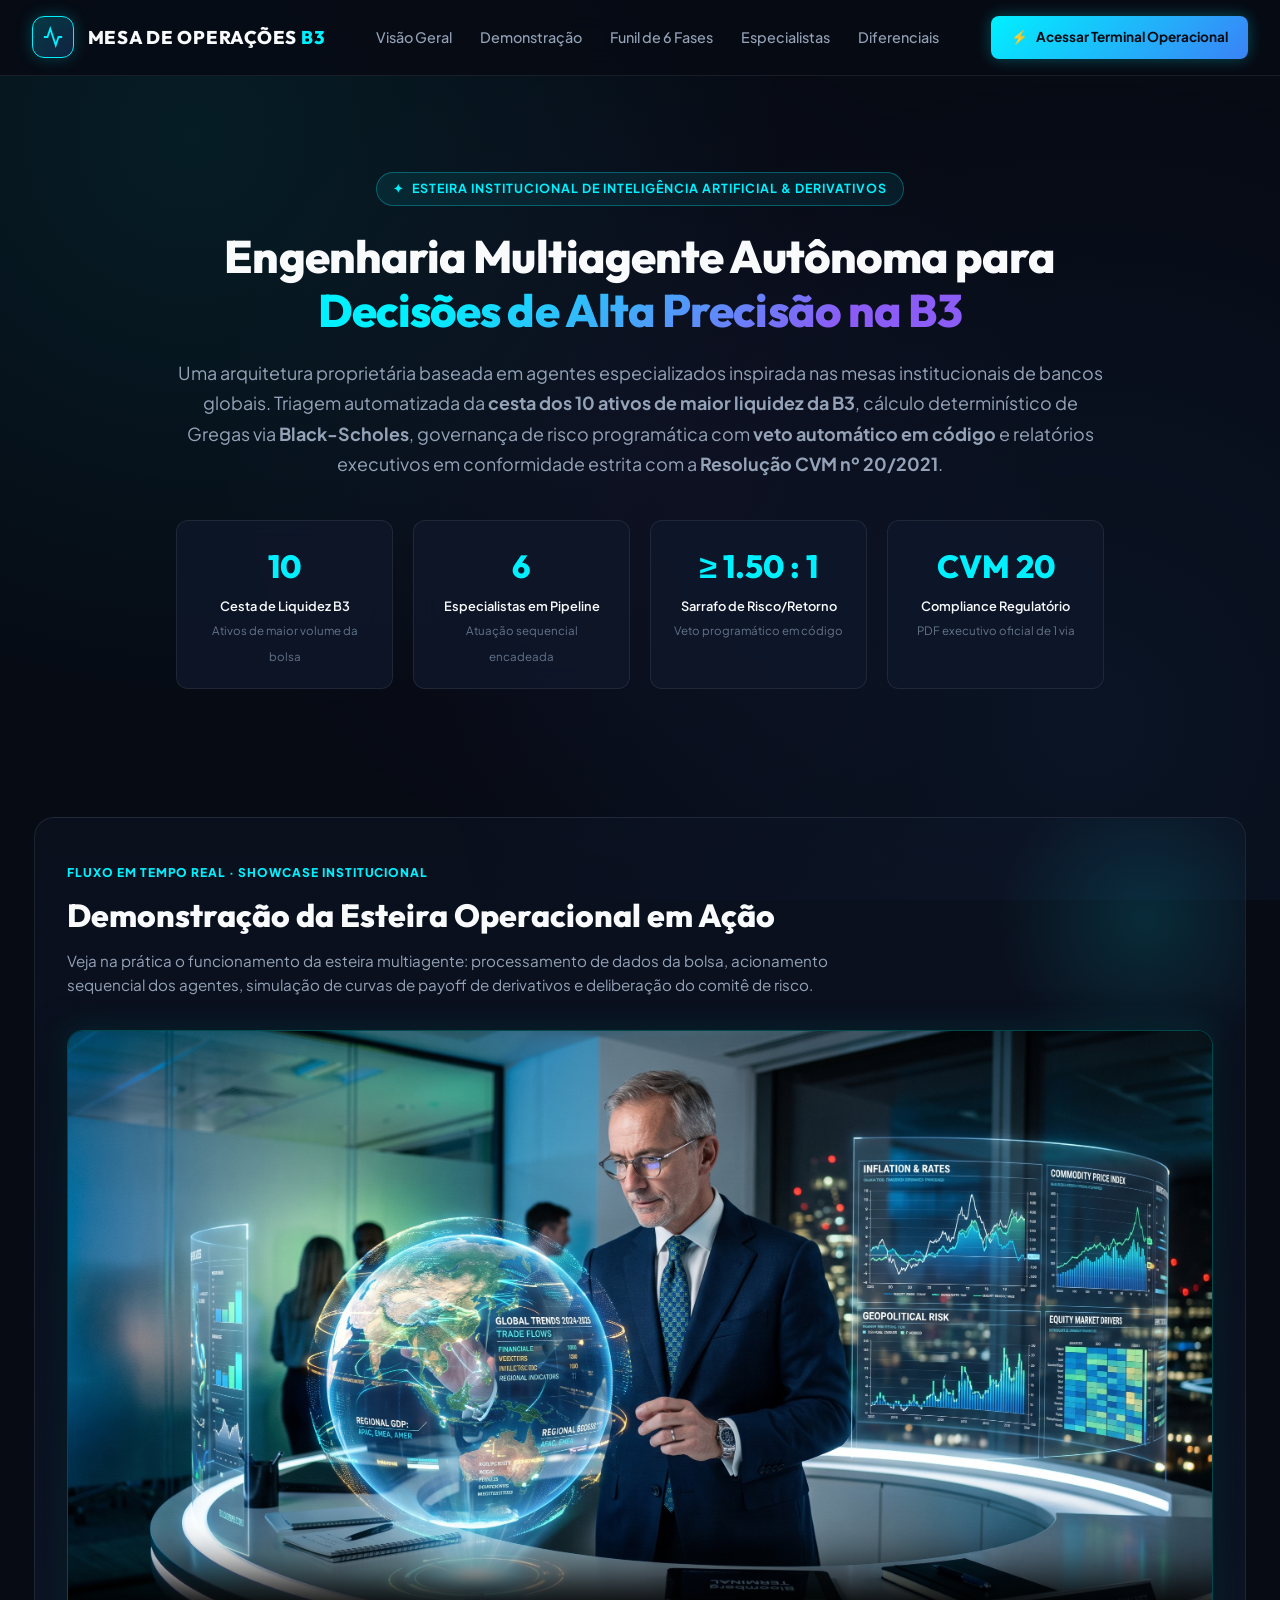
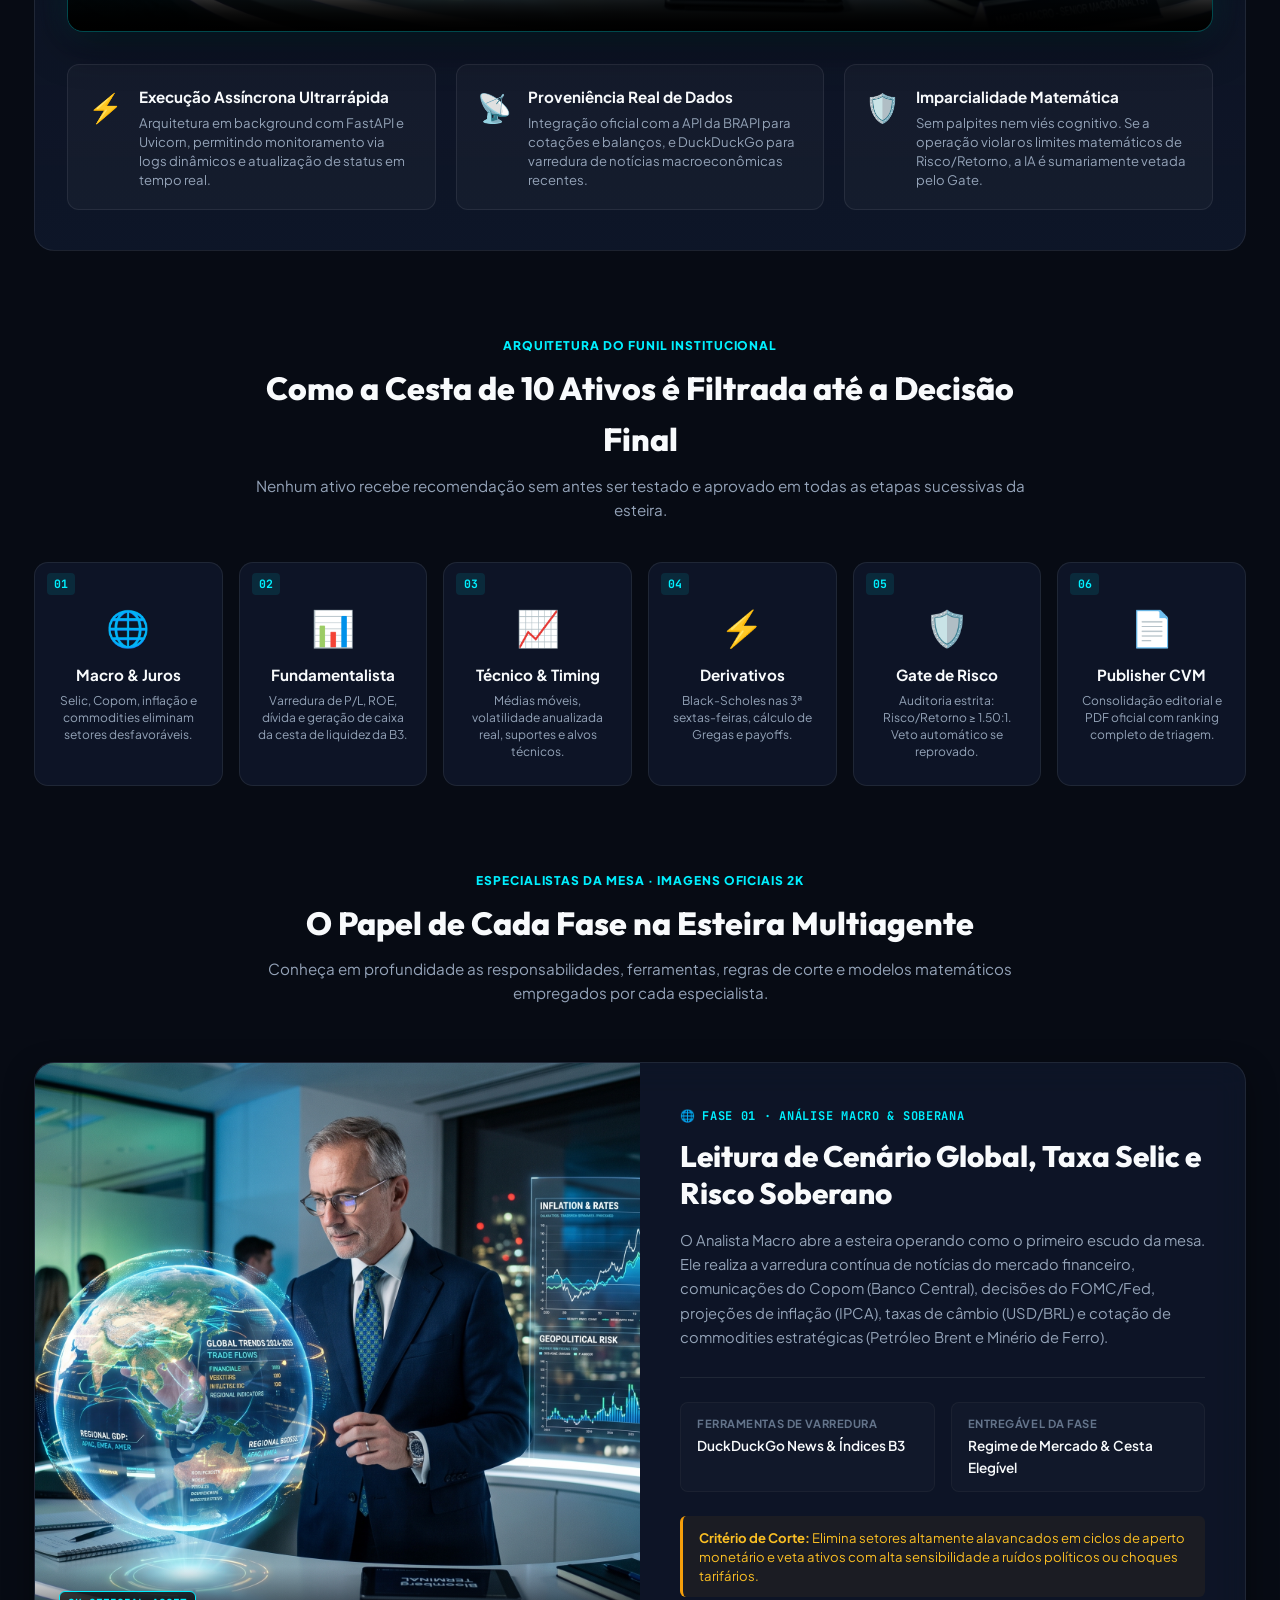
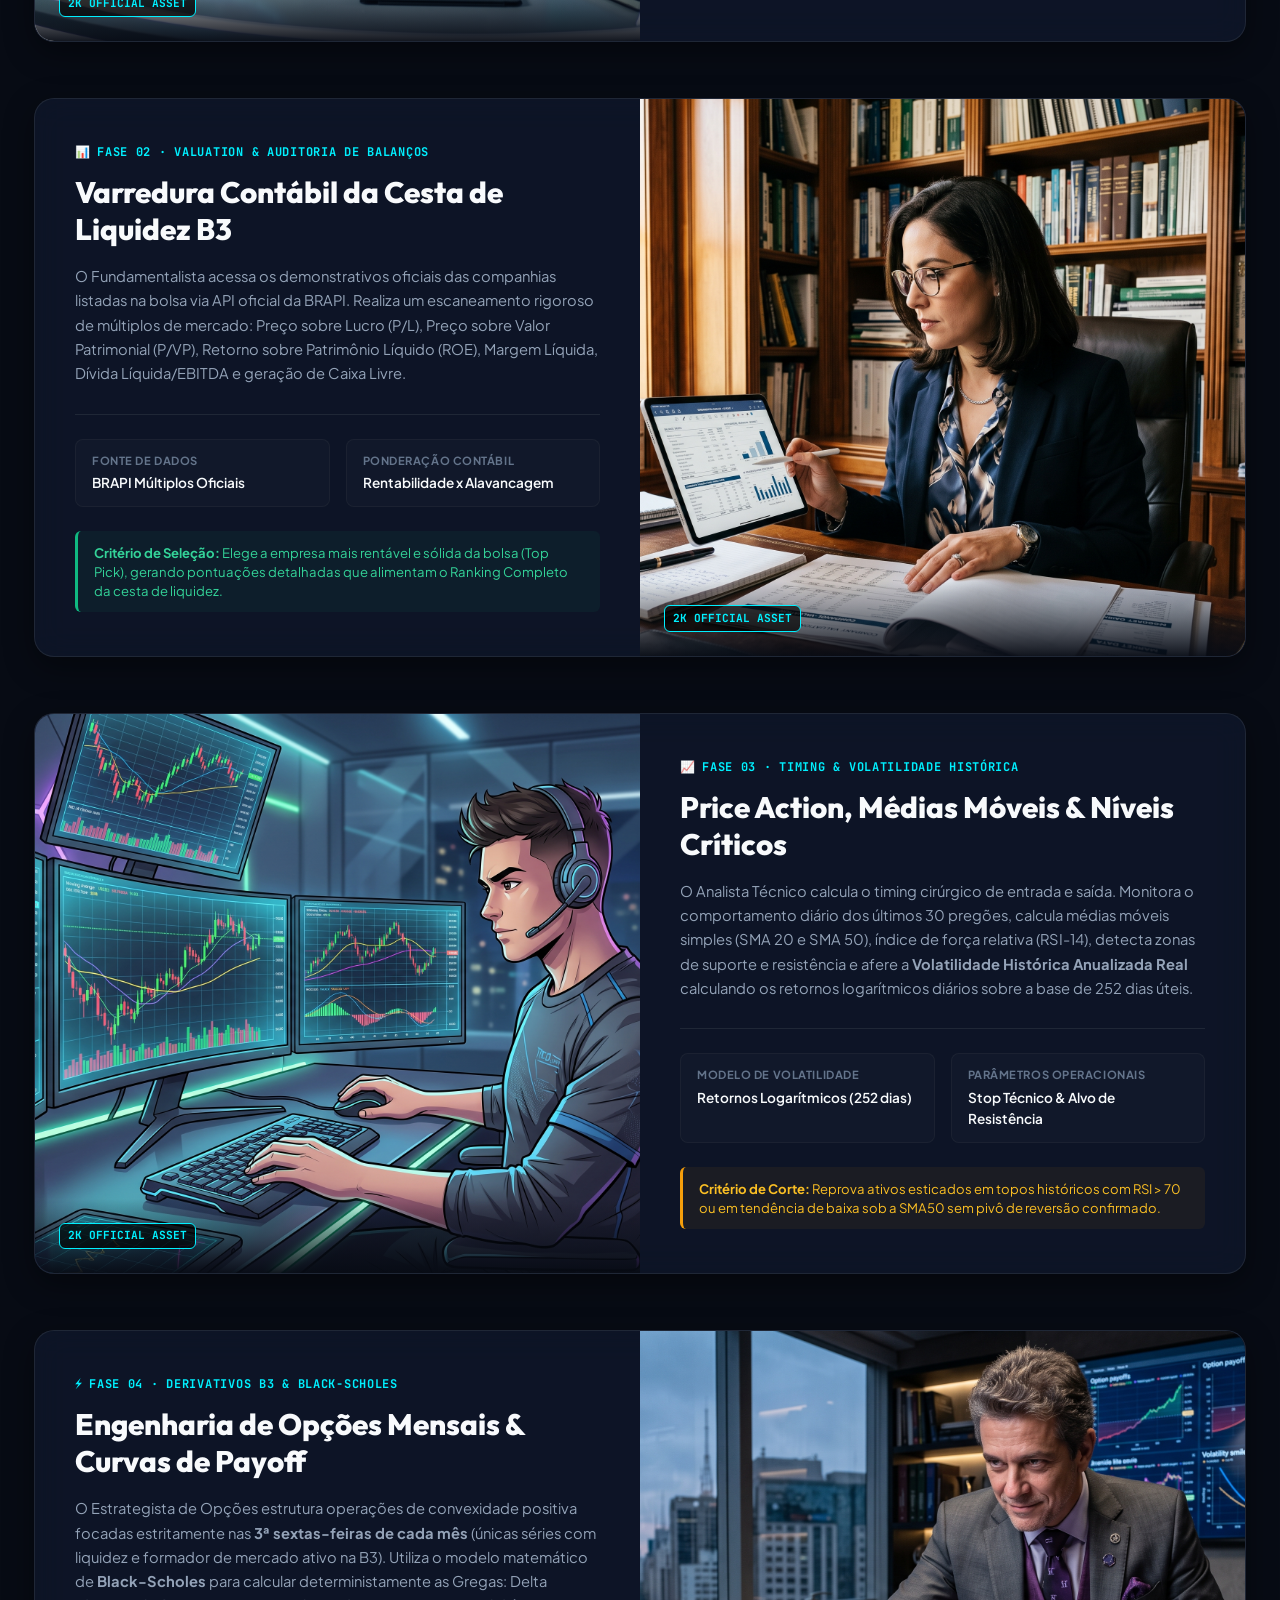
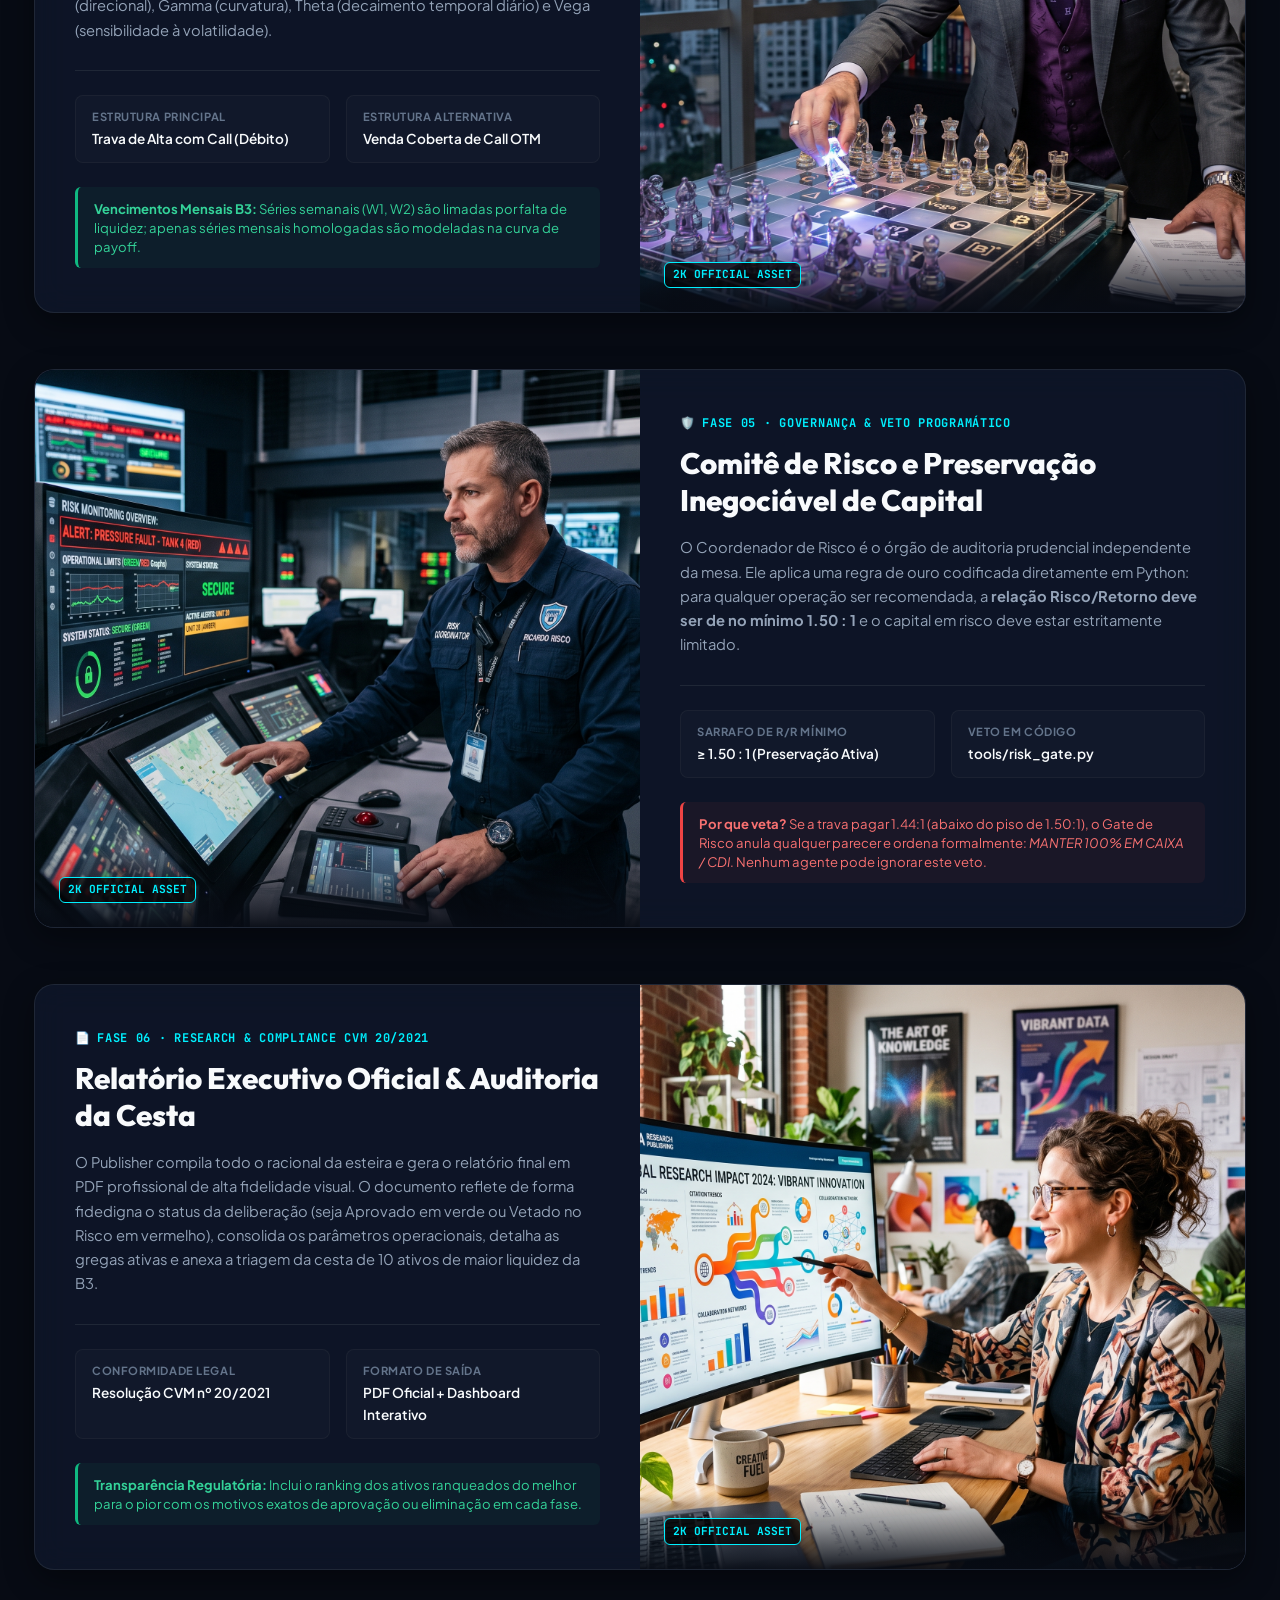
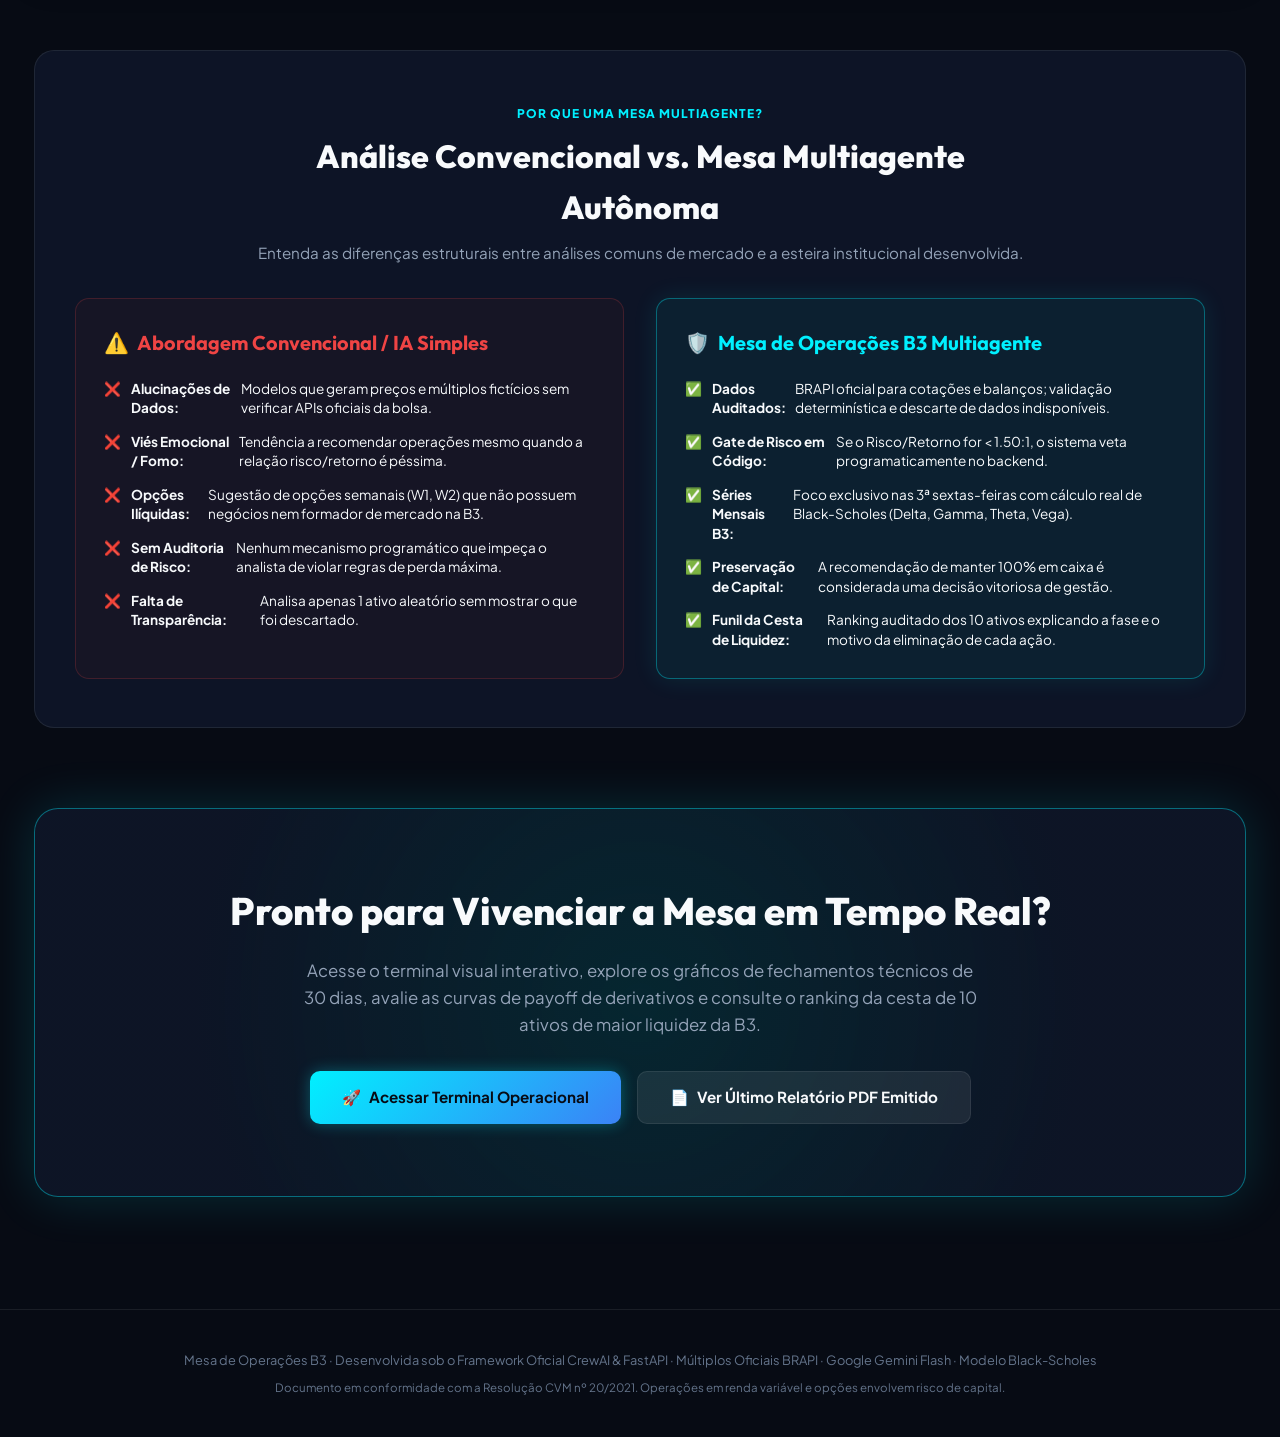
<file: static/apresentacao.html>
<!DOCTYPE html>
<html lang="pt-BR">
<head>
  <meta charset="UTF-8">
  <meta name="viewport" content="width=device-width, initial-scale=1.0">
  <title>Apresentação do Processo & Arquitetura Multiagente | Mesa de Operações B3</title>
  <meta name="description" content="Apresentação institucional completa da Mesa de Operações B3: pipeline autônomo multiagente, precificação Black-Scholes, auditoria da cesta dos 10 ativos de maior liquidez da B3 e governança de risco com veto programático.">
  <link rel="preconnect" href="https://fonts.googleapis.com">
  <link rel="preconnect" href="https://fonts.gstatic.com" crossorigin>
  <link href="https://fonts.googleapis.com/css2?family=Outfit:wght@400;500;600;700;800&family=Plus+Jakarta+Sans:wght@400;500;600;700&family=JetBrains+Mono:wght@400;500;700&display=swap" rel="stylesheet">
  <link rel="stylesheet" href="apresentacao.css">
</head>
<body>
  <div class="app-background"></div>

  <!-- Barra de Navegação -->
  <header class="nav-header">
    <div class="nav-container">
      <a href="/" class="nav-brand">
        <div class="brand-icon">
          <svg viewBox="0 0 24 24" fill="none" stroke="currentColor" stroke-width="2">
            <polyline points="22 12 18 12 15 21 9 3 6 12 2 12"></polyline>
          </svg>
        </div>
        <div class="brand-title">MESA DE OPERAÇÕES <span>B3</span></div>
      </a>

      <nav>
        <ul class="nav-links">
          <li><a href="#visao-geral">Visão Geral</a></li>
          <li><a href="#workflow-video">Demonstração</a></li>
          <li><a href="#fluxo-processo">Funil de 6 Fases</a></li>
          <li><a href="#fases-detalhadas">Especialistas</a></li>
          <li><a href="#comparativo">Diferenciais</a></li>
        </ul>
      </nav>

      <a href="/" class="btn-terminal" id="btnIrTerminal">
        <span>⚡</span> Acessar Terminal Operacional
      </a>
    </div>
  </header>

  <main class="content-wrapper">
    <!-- Hero Section -->
    <section class="hero-section" id="visao-geral">
      <div class="hero-pill">
        <span>✦</span> Esteira Institucional de Inteligência Artificial & Derivativos
      </div>
      <h1 class="hero-title">
        Engenharia Multiagente Autônoma para <br>
        <span class="gradient-text">Decisões de Alta Precisão na B3</span>
      </h1>
      <p class="hero-desc">
        Uma arquitetura proprietária baseada em agentes especializados inspirada nas mesas institucionais de bancos globais. 
        Triagem automatizada da <strong>cesta dos 10 ativos de maior liquidez da B3</strong>, cálculo determinístico de Gregas via <strong>Black-Scholes</strong>, 
        governança de risco programática com <strong>veto automático em código</strong> e relatórios executivos em conformidade estrita com a <strong>Resolução CVM nº 20/2021</strong>.
      </p>

      <!-- Grid de Métricas Principais -->
      <div class="hero-stats-row">
        <div class="hero-stat-card">
          <span class="hero-stat-number">10</span>
          <span class="hero-stat-label">Cesta de Liquidez B3</span>
          <span class="hero-stat-sub">Ativos de maior volume da bolsa</span>
        </div>
        <div class="hero-stat-card">
          <span class="hero-stat-number">6</span>
          <span class="hero-stat-label">Especialistas em Pipeline</span>
          <span class="hero-stat-sub">Atuação sequencial encadeada</span>
        </div>
        <div class="hero-stat-card">
          <span class="hero-stat-number">&ge; 1.50 : 1</span>
          <span class="hero-stat-label">Sarrafo de Risco/Retorno</span>
          <span class="hero-stat-sub">Veto programático em código</span>
        </div>
        <div class="hero-stat-card">
          <span class="hero-stat-number">CVM 20</span>
          <span class="hero-stat-label">Compliance Regulatório</span>
          <span class="hero-stat-sub">PDF executivo oficial de 1 via</span>
        </div>
      </div>
    </section>

    <!-- Seção de Demonstração em Vídeo -->
    <section class="video-section" id="workflow-video">
      <span class="section-tag">FLUXO EM TEMPO REAL &middot; SHOWCASE INSTITUCIONAL</span>
      <h2 class="section-title">Demonstração da Esteira Operacional em Ação</h2>
      <p class="section-desc">
        Veja na prática o funcionamento da esteira multiagente: processamento de dados da bolsa, acionamento sequencial dos agentes, simulação de curvas de payoff de derivativos e deliberação do comitê de risco.
      </p>

      <div class="video-player-container">
        <video controls poster="midia/analista_macro.jpg" playsinline preload="metadata">
          <source src="midia/workflow_demo.mp4" type="video/mp4">
          Seu navegador não suporta reprodução de vídeos HTML5.
        </video>
      </div>

      <div class="video-highlights">
        <div class="highlight-box">
          <span class="highlight-icon">⚡</span>
          <div class="highlight-content">
            <h4>Execução Assíncrona Ultrarrápida</h4>
            <p>Arquitetura em background com FastAPI e Uvicorn, permitindo monitoramento via logs dinâmicos e atualização de status em tempo real.</p>
          </div>
        </div>
        <div class="highlight-box">
          <span class="highlight-icon">📡</span>
          <div class="highlight-content">
            <h4>Proveniência Real de Dados</h4>
            <p>Integração oficial com a API da BRAPI para cotações e balanços, e DuckDuckGo para varredura de notícias macroeconômicas recentes.</p>
          </div>
        </div>
        <div class="highlight-box">
          <span class="highlight-icon">🛡️</span>
          <div class="highlight-content">
            <h4>Imparcialidade Matemática</h4>
            <p>Sem palpites nem viés cognitivo. Se a operação violar os limites matemáticos de Risco/Retorno, a IA é sumariamente vetada pelo Gate.</p>
          </div>
        </div>
      </div>
    </section>

    <!-- Visão Geral do Funil de Decisão -->
    <section class="pipeline-roadmap-section" id="fluxo-processo">
      <div style="text-align: center; max-width: 800px; margin: 0 auto;">
        <span class="section-tag">ARQUITETURA DO FUNIL INSTITUCIONAL</span>
        <h2 class="section-title">Como a Cesta de 10 Ativos é Filtrada até a Decisão Final</h2>
        <p class="section-desc" style="margin: 0 auto;">
          Nenhum ativo recebe recomendação sem antes ser testado e aprovado em todas as etapas sucessivas da esteira.
        </p>
      </div>

      <div class="flow-steps-grid">
        <div class="flow-step-card">
          <span class="step-number">01</span>
          <span class="step-icon">🌐</span>
          <h3 class="step-title">Macro & Juros</h3>
          <p class="step-desc">Selic, Copom, inflação e commodities eliminam setores desfavoráveis.</p>
        </div>
        <div class="flow-step-card">
          <span class="step-number">02</span>
          <span class="step-icon">📊</span>
          <h3 class="step-title">Fundamentalista</h3>
          <p class="step-desc">Varredura de P/L, ROE, dívida e geração de caixa da cesta de liquidez da B3.</p>
        </div>
        <div class="flow-step-card">
          <span class="step-number">03</span>
          <span class="step-icon">📈</span>
          <h3 class="step-title">Técnico & Timing</h3>
          <p class="step-desc">Médias móveis, volatilidade anualizada real, suportes e alvos técnicos.</p>
        </div>
        <div class="flow-step-card">
          <span class="step-number">04</span>
          <span class="step-icon">⚡</span>
          <h3 class="step-title">Derivativos</h3>
          <p class="step-desc">Black-Scholes nas 3ª sextas-feiras, cálculo de Gregas e payoffs.</p>
        </div>
        <div class="flow-step-card">
          <span class="step-number">05</span>
          <span class="step-icon">🛡️</span>
          <h3 class="step-title">Gate de Risco</h3>
          <p class="step-desc">Auditoria estrita: Risco/Retorno &ge; 1.50:1. Veto automático se reprovado.</p>
        </div>
        <div class="flow-step-card">
          <span class="step-number">06</span>
          <span class="step-icon">📄</span>
          <h3 class="step-title">Publisher CVM</h3>
          <p class="step-desc">Consolidação editorial e PDF oficial com ranking completo de triagem.</p>
        </div>
      </div>
    </section>

    <!-- Apresentação Detalhada das 6 Fases com Mídias 2K -->
    <section class="phases-detail-section" id="fases-detalhadas">
      <div style="text-align: center; max-width: 800px; margin: 0 auto 3.5rem;">
        <span class="section-tag">ESPECIALISTAS DA MESA &middot; IMAGENS OFICIAIS 2K</span>
        <h2 class="section-title">O Papel de Cada Fase na Esteira Multiagente</h2>
        <p class="section-desc" style="margin: 0 auto;">
          Conheça em profundidade as responsabilidades, ferramentas, regras de corte e modelos matemáticos empregados por cada especialista.
        </p>
      </div>

      <!-- FASE 1: ANALISTA MACRO -->
      <div class="phase-card">
        <div class="phase-image-container">
          <img src="midia/analista_macro.jpg" alt="Analista Macro da Mesa de Operações B3" loading="lazy">
          <div class="phase-image-overlay">
            <span class="badge-2k">2K OFFICIAL ASSET</span>
          </div>
        </div>
        <div class="phase-info-container">
          <div class="phase-badge"><span>🌐</span> FASE 01 &middot; ANÁLISE MACRO & SOBERANA</div>
          <h3 class="phase-heading">Leitura de Cenário Global, Taxa Selic e Risco Soberano</h3>
          <p class="phase-text">
            O Analista Macro abre a esteira operando como o primeiro escudo da mesa. Ele realiza a varredura contínua de notícias do mercado financeiro, comunicações do Copom (Banco Central), decisões do FOMC/Fed, projeções de inflação (IPCA), taxas de câmbio (USD/BRL) e cotação de commodities estratégicas (Petróleo Brent e Minério de Ferro).
          </p>

          <div class="specs-grid">
            <div class="spec-item">
              <span class="spec-title">Ferramentas de Varredura</span>
              <span class="spec-val">DuckDuckGo News & Índices B3</span>
            </div>
            <div class="spec-item">
              <span class="spec-title">Entregável da Fase</span>
              <span class="spec-val">Regime de Mercado & Cesta Elegível</span>
            </div>
          </div>

          <div class="rule-box">
            <strong>Critério de Corte:</strong> Elimina setores altamente alavancados em ciclos de aperto monetário e veta ativos com alta sensibilidade a ruídos políticos ou choques tarifários.
          </div>
        </div>
      </div>

      <!-- FASE 2: FUNDAMENTALISTA -->
      <div class="phase-card reverse">
        <div class="phase-image-container">
          <img src="midia/fundamentalista.jpg" alt="Analista Fundamentalista e Valuation" loading="lazy">
          <div class="phase-image-overlay">
            <span class="badge-2k">2K OFFICIAL ASSET</span>
          </div>
        </div>
        <div class="phase-info-container">
          <div class="phase-badge"><span>📊</span> FASE 02 &middot; VALUATION & AUDITORIA DE BALANÇOS</div>
          <h3 class="phase-heading">Varredura Contábil da Cesta de Liquidez B3</h3>
          <p class="phase-text">
            O Fundamentalista acessa os demonstrativos oficiais das companhias listadas na bolsa via API oficial da BRAPI. Realiza um escaneamento rigoroso de múltiplos de mercado: Preço sobre Lucro (P/L), Preço sobre Valor Patrimonial (P/VP), Retorno sobre Patrimônio Líquido (ROE), Margem Líquida, Dívida Líquida/EBITDA e geração de Caixa Livre.
          </p>

          <div class="specs-grid">
            <div class="spec-item">
              <span class="spec-title">Fonte de Dados</span>
              <span class="spec-val">BRAPI Múltiplos Oficiais</span>
            </div>
            <div class="spec-item">
              <span class="spec-title">Ponderação Contábil</span>
              <span class="spec-val">Rentabilidade x Alavancagem</span>
            </div>
          </div>

          <div class="rule-box success-rule">
            <strong>Critério de Seleção:</strong> Elege a empresa mais rentável e sólida da bolsa (Top Pick), gerando pontuações detalhadas que alimentam o Ranking Completo da cesta de liquidez.
          </div>
        </div>
      </div>

      <!-- FASE 3: ANALISTA TÉCNICO -->
      <div class="phase-card">
        <div class="phase-image-container">
          <img src="midia/analista_tecnico.jpg" alt="Analista Técnico e Price Action" loading="lazy">
          <div class="phase-image-overlay">
            <span class="badge-2k">2K OFFICIAL ASSET</span>
          </div>
        </div>
        <div class="phase-info-container">
          <div class="phase-badge"><span>📈</span> FASE 03 &middot; TIMING & VOLATILIDADE HISTÓRICA</div>
          <h3 class="phase-heading">Price Action, Médias Móveis & Níveis Críticos</h3>
          <p class="phase-text">
            O Analista Técnico calcula o timing cirúrgico de entrada e saída. Monitora o comportamento diário dos últimos 30 pregões, calcula médias móveis simples (SMA 20 e SMA 50), índice de força relativa (RSI-14), detecta zonas de suporte e resistência e afere a <strong>Volatilidade Histórica Anualizada Real</strong> calculando os retornos logarítmicos diários sobre a base de 252 dias úteis.
          </p>

          <div class="specs-grid">
            <div class="spec-item">
              <span class="spec-title">Modelo de Volatilidade</span>
              <span class="spec-val">Retornos Logarítmicos (252 dias)</span>
            </div>
            <div class="spec-item">
              <span class="spec-title">Parâmetros Operacionais</span>
              <span class="spec-val">Stop Técnico & Alvo de Resistência</span>
            </div>
          </div>

          <div class="rule-box">
            <strong>Critério de Corte:</strong> Reprova ativos esticados em topos históricos com RSI &gt; 70 ou em tendência de baixa sob a SMA50 sem pivô de reversão confirmado.
          </div>
        </div>
      </div>

      <!-- FASE 4: ESTRATEGISTA DE OPÇÕES -->
      <div class="phase-card reverse">
        <div class="phase-image-container">
          <img src="midia/estrategista_opcoes.jpg" alt="Estrategista de Derivativos e Opções" loading="lazy">
          <div class="phase-image-overlay">
            <span class="badge-2k">2K OFFICIAL ASSET</span>
          </div>
        </div>
        <div class="phase-info-container">
          <div class="phase-badge"><span>⚡</span> FASE 04 &middot; DERIVATIVOS B3 & BLACK-SCHOLES</div>
          <h3 class="phase-heading">Engenharia de Opções Mensais & Curvas de Payoff</h3>
          <p class="phase-text">
            O Estrategista de Opções estrutura operações de convexidade positiva focadas estritamente nas <strong>3ª sextas-feiras de cada mês</strong> (únicas séries com liquidez e formador de mercado ativo na B3). Utiliza o modelo matemático de <strong>Black-Scholes</strong> para calcular deterministamente as Gregas: Delta (direcional), Gamma (curvatura), Theta (decaimento temporal diário) e Vega (sensibilidade à volatilidade).
          </p>

          <div class="specs-grid">
            <div class="spec-item">
              <span class="spec-title">Estrutura Principal</span>
              <span class="spec-val">Trava de Alta com Call (Débito)</span>
            </div>
            <div class="spec-item">
              <span class="spec-title">Estrutura Alternativa</span>
              <span class="spec-val">Venda Coberta de Call OTM</span>
            </div>
          </div>

          <div class="rule-box success-rule">
            <strong>Vencimentos Mensais B3:</strong> Séries semanais (W1, W2) são limadas por falta de liquidez; apenas séries mensais homologadas são modeladas na curva de payoff.
          </div>
        </div>
      </div>

      <!-- FASE 5: COORDENADOR DE RISCO -->
      <div class="phase-card">
        <div class="phase-image-container">
          <img src="midia/coordenador_risco.jpg" alt="Coordenador de Risco da Mesa" loading="lazy">
          <div class="phase-image-overlay">
            <span class="badge-2k">2K OFFICIAL ASSET</span>
          </div>
        </div>
        <div class="phase-info-container">
          <div class="phase-badge"><span>🛡️</span> FASE 05 &middot; GOVERNANÇA & VETO PROGRAMÁTICO</div>
          <h3 class="phase-heading">Comitê de Risco e Preservação Inegociável de Capital</h3>
          <p class="phase-text">
            O Coordenador de Risco é o órgão de auditoria prudencial independente da mesa. Ele aplica uma regra de ouro codificada diretamente em Python: para qualquer operação ser recomendada, a <strong>relação Risco/Retorno deve ser de no mínimo 1.50 : 1</strong> e o capital em risco deve estar estritamente limitado.
          </p>

          <div class="specs-grid">
            <div class="spec-item">
              <span class="spec-title">Sarrafo de R/R Mínimo</span>
              <span class="spec-val">&ge; 1.50 : 1 (Preservação Ativa)</span>
            </div>
            <div class="spec-item">
              <span class="spec-title">Veto em Código</span>
              <span class="spec-val">tools/risk_gate.py</span>
            </div>
          </div>

          <div class="rule-box danger-rule">
            <strong>Por que veta?</strong> Se a trava pagar 1.44:1 (abaixo do piso de 1.50:1), o Gate de Risco anula qualquer parecer e ordena formalmente: <em>MANTER 100% EM CAIXA / CDI</em>. Nenhum agente pode ignorar este veto.
          </div>
        </div>
      </div>

      <!-- FASE 6: RESEARCH PUBLISHER -->
      <div class="phase-card reverse">
        <div class="phase-image-container">
          <img src="midia/research_publisher.jpg" alt="Research Publisher e Compliance CVM" loading="lazy">
          <div class="phase-image-overlay">
            <span class="badge-2k">2K OFFICIAL ASSET</span>
          </div>
        </div>
        <div class="phase-info-container">
          <div class="phase-badge"><span>📄</span> FASE 06 &middot; RESEARCH & COMPLIANCE CVM 20/2021</div>
          <h3 class="phase-heading">Relatório Executivo Oficial & Auditoria da Cesta</h3>
          <p class="phase-text">
            O Publisher compila todo o racional da esteira e gera o relatório final em PDF profissional de alta fidelidade visual. O documento reflete de forma fidedigna o status da deliberação (seja Aprovado em verde ou Vetado no Risco em vermelho), consolida os parâmetros operacionais, detalha as gregas ativas e anexa a triagem da cesta de 10 ativos de maior liquidez da B3.
          </p>

          <div class="specs-grid">
            <div class="spec-item">
              <span class="spec-title">Conformidade Legal</span>
              <span class="spec-val">Resolução CVM nº 20/2021</span>
            </div>
            <div class="spec-item">
              <span class="spec-title">Formato de Saída</span>
              <span class="spec-val">PDF Oficial + Dashboard Interativo</span>
            </div>
          </div>

          <div class="rule-box success-rule">
            <strong>Transparência Regulatória:</strong> Inclui o ranking dos ativos ranqueados do melhor para o pior com os motivos exatos de aprovação ou eliminação em cada fase.
          </div>
        </div>
      </div>
    </section>

    <!-- Comparativo Institucional -->
    <section class="comparative-section" id="comparativo">
      <div style="text-align: center; max-width: 800px; margin: 0 auto;">
        <span class="section-tag">POR QUE UMA MESA MULTIAGENTE?</span>
        <h2 class="section-title">Análise Convencional vs. Mesa Multiagente Autônoma</h2>
        <p class="section-desc" style="margin: 0 auto;">
          Entenda as diferenças estruturais entre análises comuns de mercado e a esteira institucional desenvolvida.
        </p>
      </div>

      <div class="compare-grid">
        <div class="compare-card traditional">
          <h3 style="color: var(--danger);"><span>⚠️</span> Abordagem Convencional / IA Simples</h3>
          <ul class="compare-list">
            <li><span>❌</span> <strong>Alucinações de Dados:</strong> Modelos que geram preços e múltiplos fictícios sem verificar APIs oficiais da bolsa.</li>
            <li><span>❌</span> <strong>Viés Emocional / Fomo:</strong> Tendência a recomendar operações mesmo quando a relação risco/retorno é péssima.</li>
            <li><span>❌</span> <strong>Opções Ilíquidas:</strong> Sugestão de opções semanais (W1, W2) que não possuem negócios nem formador de mercado na B3.</li>
            <li><span>❌</span> <strong>Sem Auditoria de Risco:</strong> Nenhum mecanismo programático que impeça o analista de violar regras de perda máxima.</li>
            <li><span>❌</span> <strong>Falta de Transparência:</strong> Analisa apenas 1 ativo aleatório sem mostrar o que foi descartado.</li>
          </ul>
        </div>

        <div class="compare-card mesa">
          <h3 style="color: var(--primary);"><span>🛡️</span> Mesa de Operações B3 Multiagente</h3>
          <ul class="compare-list">
            <li><span>✅</span> <strong>Dados Auditados:</strong> BRAPI oficial para cotações e balanços; validação determinística e descarte de dados indisponíveis.</li>
            <li><span>✅</span> <strong>Gate de Risco em Código:</strong> Se o Risco/Retorno for &lt; 1.50:1, o sistema veta programaticamente no backend.</li>
            <li><span>✅</span> <strong>Séries Mensais B3:</strong> Foco exclusivo nas 3ª sextas-feiras com cálculo real de Black-Scholes (Delta, Gamma, Theta, Vega).</li>
            <li><span>✅</span> <strong>Preservação de Capital:</strong> A recomendação de manter 100% em caixa é considerada uma decisão vitoriosa de gestão.</li>
            <li><span>✅</span> <strong>Funil da Cesta de Liquidez:</strong> Ranking auditado dos 10 ativos explicando a fase e o motivo da eliminação de cada ação.</li>
          </ul>
        </div>
      </div>
    </section>

    <!-- Banner de Ação Final -->
    <section class="cta-banner">
      <h2>Pronto para Vivenciar a Mesa em Tempo Real?</h2>
      <p>
        Acesse o terminal visual interativo, explore os gráficos de fechamentos técnicos de 30 dias, avalie as curvas de payoff de derivativos e consulte o ranking da cesta de 10 ativos de maior liquidez da B3.
      </p>
      <div class="cta-buttons">
        <a href="/" class="btn-terminal btn-large">
          <span>🚀</span> Acessar Terminal Operacional
        </a>
        <a href="/api/download/pdf" class="btn-terminal btn-large" style="background: rgba(255,255,255,0.08); color: var(--text-main); border: 1px solid var(--border-subtle); box-shadow: none;" target="_blank">
          <span>📄</span> Ver Último Relatório PDF Emitido
        </a>
      </div>
    </section>
  </main>

  <footer class="footer">
    <p>
      Mesa de Operações B3 &middot; Desenvolvida sob o Framework Oficial CrewAI & FastAPI &middot; Múltiplos Oficiais BRAPI &middot; Google Gemini Flash &middot; Modelo Black-Scholes
    </p>
    <p style="margin-top: 0.5rem; font-size: 0.72rem; color: var(--text-muted);">
      Documento em conformidade com a Resolução CVM nº 20/2021. Operações em renda variável e opções envolvem risco de capital.
    </p>
  </footer>
</body>
</html>
</file>
<file: static/apresentacao.css>
/* ========================================================
   MESA DE OPERAÇÕES B3 - APRESENTAÇÃO INSTITUCIONAL
   Estilo Premium para Showcase de Processo e Mídias
   ======================================================== */

:root {
  --bg-main: #070B14;
  --bg-card: rgba(15, 23, 42, 0.85);
  --bg-card-hover: rgba(26, 38, 64, 0.95);
  --border-subtle: rgba(255, 255, 255, 0.08);
  --border-active: rgba(0, 240, 255, 0.4);
  
  --primary: #00F0FF;
  --primary-glow: rgba(0, 240, 255, 0.25);
  --accent-blue: #3B82F6;
  --accent-purple: #8B5CF6;
  --success: #10B981;
  --warning: #F59E0B;
  --danger: #EF4444;

  --text-main: #F8FAFC;
  --text-secondary: #94A3B8;
  --text-muted: #64748B;

  --font-heading: 'Outfit', sans-serif;
  --font-body: 'Plus Jakarta Sans', sans-serif;
  --font-mono: 'JetBrains Mono', monospace;
}

* {
  margin: 0;
  padding: 0;
  box-sizing: border-box;
}

body {
  background-color: var(--bg-main);
  color: var(--text-main);
  font-family: var(--font-body);
  line-height: 1.6;
  overflow-x: hidden;
}

/* Background com iluminação ambiente */
.app-background {
  position: fixed;
  top: 0;
  left: 0;
  width: 100vw;
  height: 100vh;
  background: 
    radial-gradient(circle at 15% 15%, rgba(0, 240, 255, 0.08) 0%, transparent 45%),
    radial-gradient(circle at 85% 80%, rgba(59, 130, 246, 0.08) 0%, transparent 50%),
    radial-gradient(circle at 50% 50%, rgba(139, 92, 246, 0.05) 0%, transparent 55%);
  pointer-events: none;
  z-index: -1;
}

/* Navbar */
.nav-header {
  border-bottom: 1px solid var(--border-subtle);
  background: rgba(7, 11, 20, 0.88);
  backdrop-filter: blur(16px);
  position: sticky;
  top: 0;
  z-index: 200;
}

.nav-container {
  max-width: 1320px;
  margin: 0 auto;
  padding: 1rem 2rem;
  display: flex;
  justify-content: space-between;
  align-items: center;
}

.nav-brand {
  display: flex;
  align-items: center;
  gap: 0.85rem;
  text-decoration: none;
  color: inherit;
}

.brand-icon {
  width: 42px;
  height: 42px;
  background: linear-gradient(135deg, rgba(0, 240, 255, 0.2), rgba(59, 130, 246, 0.2));
  border: 1px solid var(--primary);
  border-radius: 12px;
  display: flex;
  align-items: center;
  justify-content: center;
  color: var(--primary);
  box-shadow: 0 0 15px var(--primary-glow);
}

.brand-icon svg {
  width: 22px;
  height: 22px;
}

.brand-title {
  font-family: var(--font-heading);
  font-size: 1.15rem;
  font-weight: 800;
  letter-spacing: 0.04em;
}

.brand-title span {
  color: var(--primary);
}

.nav-links {
  display: flex;
  align-items: center;
  gap: 1.75rem;
  list-style: none;
}

.nav-links a {
  color: var(--text-secondary);
  text-decoration: none;
  font-size: 0.9rem;
  font-weight: 500;
  transition: color 0.2s ease;
}

.nav-links a:hover {
  color: var(--primary);
}

.btn-terminal {
  display: inline-flex;
  align-items: center;
  gap: 0.5rem;
  background: linear-gradient(135deg, #00F0FF, #3B82F6);
  color: #070B14;
  padding: 0.65rem 1.25rem;
  border-radius: 8px;
  font-size: 0.85rem;
  font-weight: 700;
  text-decoration: none;
  box-shadow: 0 0 15px rgba(0, 240, 255, 0.3);
  transition: transform 0.2s, box-shadow 0.2s;
}

.btn-terminal:hover {
  transform: translateY(-2px);
  box-shadow: 0 0 25px rgba(0, 240, 255, 0.5);
}

/* Container Principal */
.content-wrapper {
  max-width: 1260px;
  margin: 0 auto;
  padding: 2.5rem 1.5rem 5rem;
}

/* Hero Section */
.hero-section {
  text-align: center;
  padding: 3.5rem 1rem 4rem;
  max-width: 960px;
  margin: 0 auto;
}

.hero-pill {
  display: inline-flex;
  align-items: center;
  gap: 0.5rem;
  padding: 0.4rem 1rem;
  border-radius: 9999px;
  background: rgba(0, 240, 255, 0.08);
  border: 1px solid rgba(0, 240, 255, 0.3);
  font-size: 0.78rem;
  font-weight: 700;
  color: var(--primary);
  text-transform: uppercase;
  letter-spacing: 0.08em;
  margin-bottom: 1.5rem;
}

.hero-title {
  font-family: var(--font-heading);
  font-size: 2.85rem;
  font-weight: 800;
  line-height: 1.18;
  letter-spacing: -0.02em;
  margin-bottom: 1.25rem;
}

.hero-title .gradient-text {
  background: linear-gradient(135deg, #00F0FF 20%, #8B5CF6 80%);
  -webkit-background-clip: text;
  -webkit-text-fill-color: transparent;
}

.hero-desc {
  font-size: 1.12rem;
  color: var(--text-secondary);
  line-height: 1.7;
  margin-bottom: 2.5rem;
}

.hero-stats-row {
  display: grid;
  grid-template-columns: repeat(auto-fit, minmax(min(100%, 180px), 1fr));
  gap: 1.25rem;
  margin-top: 2rem;
}

.hero-stat-card {
  background: var(--bg-card);
  border: 1px solid var(--border-subtle);
  border-radius: 12px;
  padding: 1.25rem;
  text-align: center;
  backdrop-filter: blur(12px);
  transition: transform 0.2s ease, border-color 0.2s ease;
}

.hero-stat-card:hover {
  transform: translateY(-3px);
  border-color: var(--border-active);
}

.hero-stat-number {
  font-family: var(--font-heading);
  font-size: 2rem;
  font-weight: 800;
  color: var(--primary);
  display: block;
}

.hero-stat-label {
  font-size: 0.8rem;
  font-weight: 600;
  color: var(--text-main);
  margin-top: 0.25rem;
  display: block;
}

.hero-stat-sub {
  font-size: 0.72rem;
  color: var(--text-muted);
}

/* Seção de Vídeo */
.video-section {
  margin: 4rem 0;
  background: linear-gradient(180deg, rgba(15, 23, 42, 0.4), rgba(15, 23, 42, 0.9));
  border: 1px solid var(--border-subtle);
  border-radius: 20px;
  padding: 2.5rem 2rem;
  position: relative;
  overflow: hidden;
}

.video-section::before {
  content: '';
  position: absolute;
  top: -50px;
  right: -50px;
  width: 300px;
  height: 300px;
  background: radial-gradient(circle, rgba(0, 240, 255, 0.12) 0%, transparent 70%);
  pointer-events: none;
}

.section-tag {
  font-size: 0.75rem;
  font-weight: 800;
  letter-spacing: 0.08em;
  color: var(--primary);
  text-transform: uppercase;
  margin-bottom: 0.5rem;
  display: inline-block;
}

.section-title {
  font-family: var(--font-heading);
  font-size: 2rem;
  font-weight: 800;
  margin-bottom: 0.5rem;
}

.section-desc {
  font-size: 0.95rem;
  color: var(--text-secondary);
  max-width: 780px;
  margin-bottom: 2rem;
}

.video-player-container {
  position: relative;
  border-radius: 16px;
  overflow: hidden;
  border: 1px solid rgba(0, 240, 255, 0.3);
  box-shadow: 0 10px 40px rgba(0, 0, 0, 0.6), 0 0 30px rgba(0, 240, 255, 0.15);
  background: #000;
}

.video-player-container video {
  width: 100%;
  max-height: 600px;
  display: block;
  object-fit: cover;
}

.video-highlights {
  display: grid;
  grid-template-columns: repeat(auto-fit, minmax(280px, 1fr));
  gap: 1.25rem;
  margin-top: 2rem;
}

.highlight-box {
  background: rgba(255, 255, 255, 0.03);
  border: 1px solid var(--border-subtle);
  border-radius: 12px;
  padding: 1.25rem;
  display: flex;
  gap: 1rem;
}

.highlight-icon {
  font-size: 1.75rem;
  flex-shrink: 0;
}

.highlight-content h4 {
  font-size: 0.95rem;
  font-weight: 700;
  margin-bottom: 0.25rem;
  color: var(--text-main);
}

.highlight-content p {
  font-size: 0.82rem;
  color: var(--text-secondary);
  line-height: 1.45;
}

/* Seção do Pipeline / Fluxo */
.pipeline-roadmap-section {
  margin: 5rem 0;
}

.flow-steps-grid {
  display: grid;
  grid-template-columns: repeat(auto-fit, minmax(180px, 1fr));
  gap: 1rem;
  margin-top: 2.5rem;
}

.flow-step-card {
  background: var(--bg-card);
  border: 1px solid var(--border-subtle);
  border-radius: 14px;
  padding: 1.5rem 1rem;
  text-align: center;
  position: relative;
  transition: all 0.2s ease;
}

.flow-step-card:hover {
  transform: translateY(-4px);
  border-color: var(--primary);
  box-shadow: 0 8px 25px rgba(0, 240, 255, 0.15);
}

.step-number {
  position: absolute;
  top: 10px;
  left: 12px;
  font-family: var(--font-mono);
  font-size: 0.72rem;
  font-weight: 700;
  color: var(--primary);
  background: rgba(0, 240, 255, 0.1);
  padding: 0.1rem 0.45rem;
  border-radius: 4px;
}

.step-icon {
  font-size: 2.2rem;
  margin: 0.75rem 0 0.5rem;
  display: block;
}

.step-title {
  font-size: 0.95rem;
  font-weight: 700;
  margin-bottom: 0.35rem;
}

.step-desc {
  font-size: 0.75rem;
  color: var(--text-secondary);
  line-height: 1.4;
}

/* Detalhamento das 6 Fases (Cards com Imagens em 2K) */
.phases-detail-section {
  margin: 5rem 0;
}

.phase-card {
  background: var(--bg-card);
  border: 1px solid var(--border-subtle);
  border-radius: 20px;
  overflow: hidden;
  margin-bottom: 3.5rem;
  display: grid;
  grid-template-columns: 1fr 1fr;
  backdrop-filter: blur(16px);
  box-shadow: 0 10px 30px rgba(0, 0, 0, 0.4);
  transition: transform 0.25s ease, border-color 0.25s ease;
}

.phase-card:hover {
  transform: translateY(-4px);
  border-color: var(--border-active);
  box-shadow: 0 15px 40px rgba(0, 240, 255, 0.15);
}

.phase-card.reverse {
  grid-template-columns: 1fr 1fr;
}

.phase-card.reverse .phase-image-container {
  order: 2;
}

.phase-card.reverse .phase-info-container {
  order: 1;
}

.phase-image-container {
  position: relative;
  overflow: hidden;
  min-height: 420px;
  background: #020617;
}

.phase-image-container img {
  width: 100%;
  height: 100%;
  object-fit: cover;
  transition: transform 0.4s ease;
}

.phase-card:hover .phase-image-container img {
  transform: scale(1.03);
}

.phase-image-overlay {
  position: absolute;
  bottom: 0;
  left: 0;
  right: 0;
  padding: 1.5rem;
  background: linear-gradient(0deg, rgba(7, 11, 20, 0.95) 0%, transparent 100%);
  display: flex;
  justify-content: space-between;
  align-items: flex-end;
}

.badge-2k {
  font-family: var(--font-mono);
  font-size: 0.7rem;
  font-weight: 700;
  padding: 0.2rem 0.5rem;
  background: rgba(0, 0, 0, 0.7);
  border: 1px solid var(--primary);
  color: var(--primary);
  border-radius: 6px;
}

.phase-info-container {
  padding: 2.75rem 2.5rem;
  display: flex;
  flex-direction: column;
  justify-content: center;
}

.phase-badge {
  display: inline-flex;
  align-items: center;
  gap: 0.4rem;
  font-family: var(--font-mono);
  font-size: 0.75rem;
  font-weight: 700;
  color: var(--primary);
  text-transform: uppercase;
  letter-spacing: 0.06em;
  margin-bottom: 0.75rem;
}

.phase-heading {
  font-family: var(--font-heading);
  font-size: 1.85rem;
  font-weight: 800;
  line-height: 1.25;
  margin-bottom: 1rem;
}

.phase-text {
  font-size: 0.92rem;
  color: var(--text-secondary);
  line-height: 1.65;
  margin-bottom: 1.75rem;
}

.specs-grid {
  display: grid;
  grid-template-columns: 1fr 1fr;
  gap: 1rem;
  border-top: 1px solid var(--border-subtle);
  padding-top: 1.5rem;
  margin-bottom: 1.5rem;
}

.spec-item {
  background: rgba(255, 255, 255, 0.02);
  border: 1px solid rgba(255, 255, 255, 0.04);
  border-radius: 8px;
  padding: 0.75rem 1rem;
}

.spec-title {
  font-size: 0.7rem;
  font-weight: 700;
  text-transform: uppercase;
  letter-spacing: 0.05em;
  color: var(--text-muted);
  display: block;
}

.spec-val {
  font-size: 0.85rem;
  font-weight: 600;
  color: var(--text-main);
  margin-top: 0.15rem;
  display: block;
}

.rule-box {
  background: rgba(245, 158, 11, 0.06);
  border-left: 3px solid var(--warning);
  border-radius: 6px;
  padding: 0.75rem 1rem;
  font-size: 0.82rem;
  color: #FBBF24;
  line-height: 1.45;
}

.rule-box.success-rule {
  background: rgba(16, 185, 129, 0.06);
  border-left-color: var(--success);
  color: #34D399;
}

.rule-box.danger-rule {
  background: rgba(239, 68, 68, 0.06);
  border-left-color: var(--danger);
  color: #F87171;
}

/* Seção Comparativa */
.comparative-section {
  margin: 5rem 0;
  background: var(--bg-card);
  border: 1px solid var(--border-subtle);
  border-radius: 20px;
  padding: 3rem 2.5rem;
}

.compare-grid {
  display: grid;
  grid-template-columns: 1fr 1fr;
  gap: 2rem;
  margin-top: 2rem;
}

.compare-card {
  border-radius: 14px;
  padding: 1.75rem;
}

.compare-card.traditional {
  background: rgba(239, 68, 68, 0.04);
  border: 1px solid rgba(239, 68, 68, 0.2);
}

.compare-card.mesa {
  background: rgba(0, 240, 255, 0.05);
  border: 1px solid rgba(0, 240, 255, 0.35);
  box-shadow: 0 0 25px rgba(0, 240, 255, 0.1);
}

.compare-card h3 {
  font-family: var(--font-heading);
  font-size: 1.25rem;
  font-weight: 700;
  margin-bottom: 1.25rem;
  display: flex;
  align-items: center;
  gap: 0.5rem;
}

.compare-list {
  list-style: none;
  display: flex;
  flex-direction: column;
  gap: 0.85rem;
}

.compare-list li {
  font-size: 0.85rem;
  line-height: 1.45;
  display: flex;
  align-items: flex-start;
  gap: 0.6rem;
}

/* Call to Action Final */
.cta-banner {
  text-align: center;
  padding: 4.5rem 2rem;
  background: radial-gradient(circle at 50% 50%, rgba(0, 240, 255, 0.12) 0%, rgba(15, 23, 42, 0.8) 70%);
  border: 1px solid var(--border-active);
  border-radius: 24px;
  margin: 5rem 0 2rem;
  box-shadow: 0 0 50px rgba(0, 240, 255, 0.15);
}

.cta-banner h2 {
  font-family: var(--font-heading);
  font-size: 2.4rem;
  font-weight: 800;
  margin-bottom: 1rem;
}

.cta-banner p {
  font-size: 1.05rem;
  color: var(--text-secondary);
  max-width: 680px;
  margin: 0 auto 2rem;
}

.cta-buttons {
  display: flex;
  justify-content: center;
  gap: 1rem;
  flex-wrap: wrap;
}

.btn-large {
  padding: 0.85rem 2rem;
  font-size: 0.95rem;
  border-radius: 10px;
}

/* Footer */
.footer {
  border-top: 1px solid var(--border-subtle);
  padding: 2.5rem 2rem;
  text-align: center;
  font-size: 0.8rem;
  color: var(--text-muted);
}

.footer a {
  color: var(--primary);
  text-decoration: none;
}

/* ========================================================
   SISTEMA DE DESIGN RESPONSIVO - MULTIPLATAFORMA
   Suporte Completo: Mobile (320px - 768px), Tablet (768px - 1024px), Desktop (1024px+)
   ======================================================== */

@media (max-width: 992px) {
  .nav-links {
    display: none;
  }

  .nav-container {
    padding: 0.85rem 1.25rem;
  }

  .content-wrapper {
    padding: 2rem 1.25rem 4rem;
  }

  .hero-title {
    font-size: 2.2rem;
  }

  .hero-stats-row {
    grid-template-columns: repeat(2, 1fr);
    gap: 1rem;
  }

  .phase-card, 
  .phase-card.reverse {
    grid-template-columns: 1fr;
    margin-bottom: 2.5rem;
  }

  .phase-card.reverse .phase-image-container {
    order: 1;
  }

  .phase-card.reverse .phase-info-container {
    order: 2;
  }

  .phase-image-container {
    min-height: 300px;
    max-height: 380px;
  }

  .phase-info-container {
    padding: 2rem 1.75rem;
  }

  .flow-steps-grid {
    grid-template-columns: repeat(3, 1fr);
  }

  .compare-grid {
    grid-template-columns: 1fr;
    gap: 1.5rem;
  }
}

@media (max-width: 768px) {
  .nav-container {
    padding: 0.75rem 1rem;
  }

  .brand-title {
    font-size: 1rem;
  }

  .brand-icon {
    width: 36px;
    height: 36px;
    border-radius: 10px;
  }

  .btn-terminal {
    padding: 0.45rem 0.85rem;
    font-size: 0.78rem;
    gap: 0.35rem;
  }

  .content-wrapper {
    padding: 1.5rem 0.85rem 3rem;
  }

  .hero-section {
    padding: 2rem 0.5rem 2.5rem;
  }

  .hero-pill {
    font-size: 0.68rem;
    padding: 0.35rem 0.75rem;
  }

  .hero-title {
    font-size: 1.75rem;
    line-height: 1.25;
  }

  .hero-desc {
    font-size: 0.92rem;
    line-height: 1.55;
    margin-bottom: 1.75rem;
  }

  .hero-stats-row {
    grid-template-columns: repeat(2, 1fr);
    gap: 0.75rem;
  }

  .hero-stat-card {
    padding: 1rem 0.75rem;
  }

  .hero-stat-number {
    font-size: 1.5rem;
  }

  .hero-stat-label {
    font-size: 0.75rem;
  }

  /* Seção de Vídeo */
  .video-section {
    padding: 1.5rem 1rem;
    margin: 2.5rem 0;
    border-radius: 16px;
  }

  .section-title {
    font-size: 1.45rem;
  }

  .section-desc {
    font-size: 0.85rem;
    margin-bottom: 1.25rem;
  }

  .video-player-container {
    border-radius: 12px;
    aspect-ratio: 16 / 9;
  }

  .video-highlights {
    grid-template-columns: 1fr;
    gap: 0.85rem;
    margin-top: 1.25rem;
  }

  .highlight-box {
    padding: 1rem;
    gap: 0.75rem;
  }

  .highlight-icon {
    font-size: 1.4rem;
  }

  /* Funil de 6 Etapas */
  .pipeline-roadmap-section {
    margin: 3rem 0;
  }

  .flow-steps-grid {
    grid-template-columns: repeat(2, 1fr);
    gap: 0.75rem;
    margin-top: 1.5rem;
  }

  .flow-step-card {
    padding: 1.25rem 0.75rem;
  }

  .step-icon {
    font-size: 1.8rem;
  }

  .step-title {
    font-size: 0.88rem;
  }

  .step-desc {
    font-size: 0.72rem;
  }

  /* Detalhe das Fases */
  .phases-detail-section {
    margin: 3rem 0;
  }

  .phase-card {
    border-radius: 16px;
    margin-bottom: 2rem;
  }

  .phase-image-container {
    min-height: 220px;
    max-height: 280px;
  }

  .phase-info-container {
    padding: 1.5rem 1.15rem;
  }

  .phase-heading {
    font-size: 1.35rem;
    line-height: 1.3;
  }

  .phase-text {
    font-size: 0.85rem;
    line-height: 1.55;
    margin-bottom: 1.25rem;
  }

  .specs-grid {
    grid-template-columns: 1fr 1fr;
    gap: 0.65rem;
    padding-top: 1rem;
    margin-bottom: 1rem;
  }

  .spec-item {
    padding: 0.6rem 0.75rem;
  }

  .spec-title {
    font-size: 0.65rem;
  }

  .spec-val {
    font-size: 0.78rem;
  }

  .rule-box {
    font-size: 0.8rem;
    padding: 0.85rem 1rem;
  }

  /* Comparativo */
  .comparative-section {
    margin: 3rem 0;
  }

  .compare-card {
    padding: 1.5rem 1.15rem;
  }

  .compare-card h3 {
    font-size: 1.15rem;
    margin-bottom: 1.25rem;
  }

  .compare-list li {
    font-size: 0.8rem;
  }

  /* Banner CTA */
  .cta-banner {
    padding: 2.5rem 1.25rem;
    margin: 3rem 0 1.5rem;
    border-radius: 18px;
  }

  .cta-banner h2 {
    font-size: 1.65rem;
  }

  .cta-banner p {
    font-size: 0.88rem;
    margin-bottom: 1.5rem;
  }

  .cta-buttons {
    flex-direction: column;
    width: 100%;
    gap: 0.75rem;
  }

  .btn-large {
    width: 100%;
    justify-content: center;
    padding: 0.85rem 1.25rem;
    font-size: 0.9rem;
    text-align: center;
  }

  .footer {
    padding: 2rem 1rem;
    font-size: 0.75rem;
  }
}

@media (max-width: 480px) {
  .nav-brand {
    gap: 0.5rem;
  }

  .brand-title {
    font-size: 0.88rem;
    letter-spacing: 0.02em;
  }

  .btn-terminal {
    font-size: 0.72rem;
    padding: 0.4rem 0.65rem;
  }

  .hero-title {
    font-size: 1.45rem;
  }

  .hero-stats-row {
    grid-template-columns: 1fr 1fr;
  }

  .specs-grid {
    grid-template-columns: 1fr;
  }

  .phase-image-container {
    min-height: 200px;
    max-height: 240px;
  }

  .flow-steps-grid {
    grid-template-columns: 1fr 1fr;
  }
}

@media (max-width: 360px) {
  .hero-stats-row {
    grid-template-columns: 1fr;
  }

  .flow-steps-grid {
    grid-template-columns: 1fr;
  }
}
</file>
